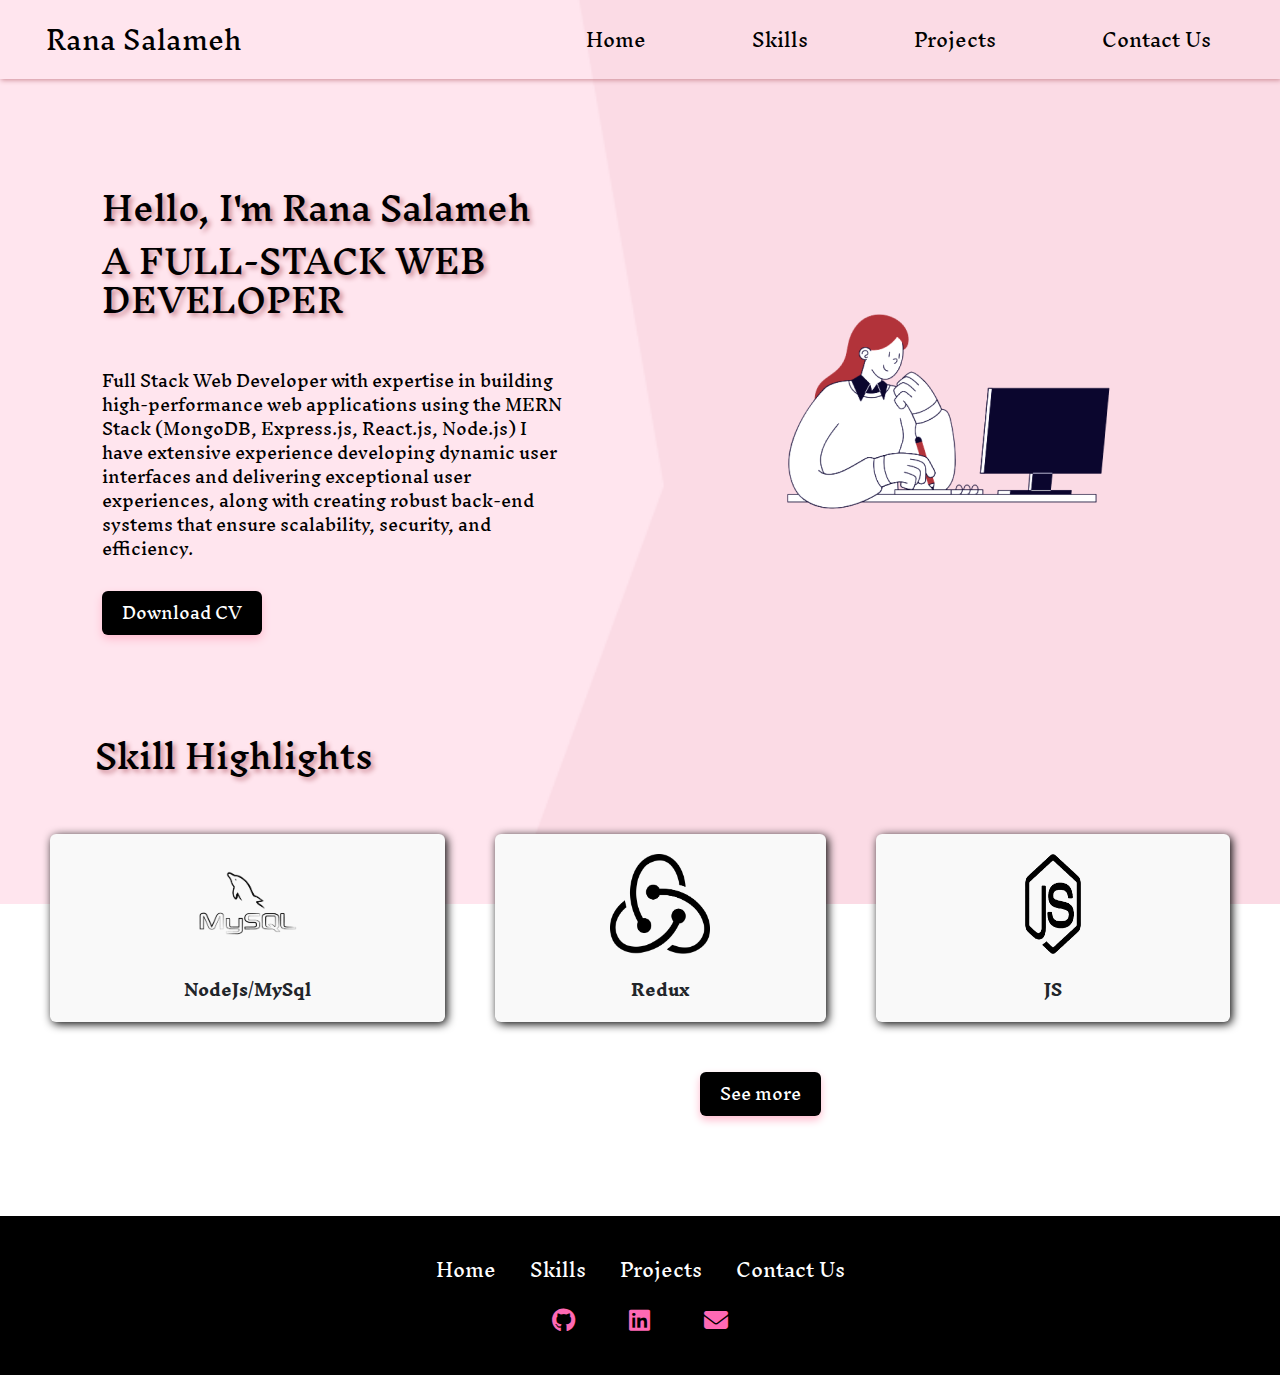
<file: index.html>
<!DOCTYPE html>
<html lang="en">

<head>
    <meta charset="UTF-8">
    <meta name="viewport" content="width=device-width, initial-scale=1.0">
    <link href="https://fonts.googleapis.com/css2?family=Inknut+Antiqua:wght@400;700&display=swap" rel="stylesheet">
    <link rel="stylesheet" href="https://stackpath.bootstrapcdn.com/bootstrap/4.5.2/css/bootstrap.min.css">
    <link rel="stylesheet" href="https://cdnjs.cloudflare.com/ajax/libs/font-awesome/6.7.2/css/all.min.css"
        integrity="sha512-Evv84Mr4kqVGRNSgIGL/F/aIDqQb7xQ2vcrdIwxfjThSH8CSR7PBEakCr51Ck+w+/U6swU2Im1vVX0SVk9ABhg=="
        crossorigin="anonymous" referrerpolicy="no-referrer" />
    <link rel="stylesheet" href="home.css">
</head>
<title>My Portfolio</title>
</head>

<body>

    <head>

    <body>
        <nav class="navbar navbar-expand-lg">
            <a class="navbar-brand" href="#">Rana Salameh</a>
            <button class="navbar-toggler" type="button" data-toggle="collapse" data-target="#navbarText"
                aria-controls="navbarText" aria-expanded="false" aria-label="Toggle navigation">
                <span class="Icon navbar-toggler-icon"></span>
            </button>
            <div class="collapse navbar-collapse" id="navbarText">
                <ul class="navbar-nav ml-auto">
                    <li class="nav-item active">
                        <a class="nav-link" href="index.html">Home</a>
                    </li>
                    <li class="nav-item">
                        <a class="nav-link" href="skills.html">Skills</a>
                    </li>
                    <li class="nav-item">
                        <a class="nav-link" href="projects.html">Projects</a>
                    </li>
                    <li class="nav-item">
                        <a class="nav-link" href="contact.html">Contact Us</a>
                    </li>
                </ul>
            </div>
        </nav>

        <div class="Hero">
            <div class="text">
                <h2>Hello, I'm Rana Salameh</h2>
                <h2>A FULL-STACK WEB DEVELOPER</h2>
                <p> Full Stack Web Developer with expertise in building high-performance web applications using the MERN
                    Stack (MongoDB, Express.js, React.js, Node.js) I have extensive experience developing dynamic user
                    interfaces and delivering exceptional user experiences,
                    along with creating robust back-end systems that ensure scalability, security, and efficiency.</p>
                <button class="download" onclick="window.location.href='https://www.example.com';">Download CV</button>
            </div>
            <img src="hero.png">
        </div>
        <div class="about">
            <h2>Skill Highlights</h2>
            <table class="frow">
                <tr>
                    <td>
                     <img class="first" src="mysql.png" width="100px" height="100px"><br><br>
                    NodeJs/MySql
                    </td>
                    <td>
                        <img class="first" src="redux.png" width="100px" height="100px"><br><br>
                        Redux
                    </td>
                    <td>
                     <img class="first" src="js.png" width="110px" height="100px"><br><br>
                        JS
                    </td>
                </tr>
            </table>
            <button class="downloadd" onclick="window.location.href='skills.html';">See more</button>


        </div>
        <footer class="footer">
            <div class="links">
                <a href="index.html">Home</a>
                <a href="skills.html">Skills</a>
                <a href="projects.css">Projects</a>
                <a href="contact.html">Contact Us</a>
            </div>
            <div class="social-icons">
                <a href="https://github.com/ranasalameh-63" target="_blank"><i class="fab fa-github"></i></a>
                <a href="https://www.linkedin.com/in/rana-salameh-54847624a?utm_source=share&utm_campaign=share_via&utm_content=profile&utm_medium=ios_app" target="_blank"><i class="fab fa-linkedin"></i></a>
                <a href="mailto:rnasalameh@email.com"><i class="fas fa-envelope"></i></a>
            </div>
        </footer>

</html>
</body>
<script src="https://code.jquery.com/jquery-3.5.1.slim.min.js"></script>
<script src="https://cdn.jsdelivr.net/npm/@popperjs/core@2.5.2/dist/umd/popper.min.js"></script>
<script src="https://stackpath.bootstrapcdn.com/bootstrap/4.5.2/js/bootstrap.min.js"></script>

</html>
</file>
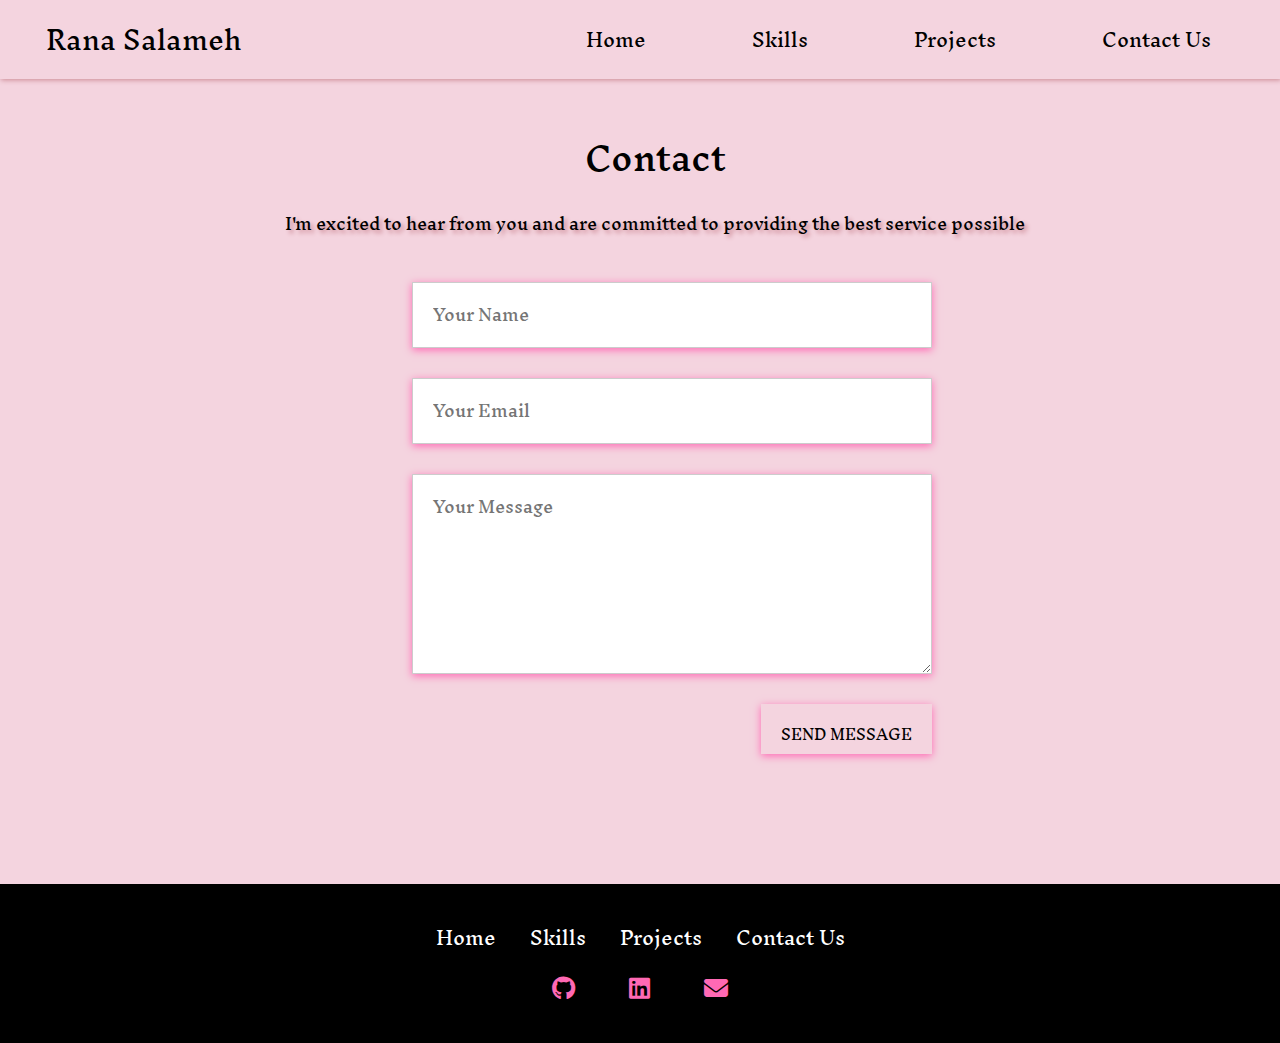
<file: contact.html>
<!DOCTYPE html>
<html lang="en">
<head>
    <meta charset="UTF-8">
    <meta name="viewport" content="width=device-width, initial-scale=1.0">
    <link rel="stylesheet" href="contact.css">
    <link href="https://fonts.googleapis.com/css2?family=Inknut+Antiqua:wght@400;700&display=swap" rel="stylesheet">
    <link rel="stylesheet" href="https://stackpath.bootstrapcdn.com/bootstrap/4.5.2/css/bootstrap.min.css">
    <link rel="stylesheet" href="https://cdnjs.cloudflare.com/ajax/libs/font-awesome/6.7.2/css/all.min.css" integrity="sha512-Evv84Mr4kqVGRNSgIGL/F/aIDqQb7xQ2vcrdIwxfjThSH8CSR7PBEakCr51Ck+w+/U6swU2Im1vVX0SVk9ABhg==" crossorigin="anonymous" referrerpolicy="no-referrer" />
    </head>
    <title>My Portfolio</title>
</head>
<body>
    <head>       
    <body>
        <nav class="navbar navbar-expand-lg">
            <a class="navbar-brand" href="#">Rana Salameh</a>
            <button class="navbar-toggler" type="button" data-toggle="collapse" data-target="#navbarText" aria-controls="navbarText" aria-expanded="false" aria-label="Toggle navigation">
                <span class="Icon navbar-toggler-icon"></span>
            </button>
            <div class="collapse navbar-collapse" id="navbarText">
                <ul class="navbar-nav ml-auto">
                    <li class="nav-item active">
                        <a class="nav-link" href="index.html">Home</a>
                    </li>
                    <li class="nav-item">
                        <a class="nav-link" href="skills.html">Skills</a>
                    </li>
                    <li class="nav-item">
                        <a class="nav-link" href="projects.html">Projects</a>
                    </li>
                    <li class="nav-item">
                        <a class="nav-link" href="contact.html">Contact Us</a>
                    </li>
                </ul>
            </div>
        </nav>
        <div class="main-heading">
            <h2>Contact</h2>
                <p>
            I'm excited to hear from you and are committed to providing the best service possible
                </p>
              </div>
               <div class="contact">
                <div class="container1">
              <div class="content">
                <form action="">
                  <input class="main-input" type="text" name="name" placeholder="Your Name" />
                  <input class="main-input" type="email" name="mail" placeholder="Your Email" />
                  <textarea class="main-input" name="message" placeholder="Your Message"></textarea>
                  <input type="submit" value="Send Message" />
                </form>
              </div>
            </div>
          </div>
        
        <footer class="footer">
            <div class="links">
                <a href="index.html">Home</a>
                <a href="skills.html">Skills</a>
                <a href="projects.css">Projects</a>
                <a href="contact.html">Contact Us</a>
            </div>
            <div class="social-icons">
                <a href="https://github.com/ranasalameh-63" target="_blank"><i class="fab fa-github"></i></a>
                <a href="https://www.linkedin.com/in/rana-salameh-54847624a?utm_source=share&utm_campaign=share_via&utm_content=profile&utm_medium=ios_app" target="_blank"><i class="fab fa-linkedin"></i></a>
                <a href="mailto:rnasalameh@email.com"><i class="fas fa-envelope"></i></a>
            </div>
        </footer>
    </html>
</body>
<script src="https://code.jquery.com/jquery-3.5.1.slim.min.js"></script>
<script src="https://cdn.jsdelivr.net/npm/@popperjs/core@2.5.2/dist/umd/popper.min.js"></script>
<script src="https://stackpath.bootstrapcdn.com/bootstrap/4.5.2/js/bootstrap.min.js"></script>
</html>
</file>
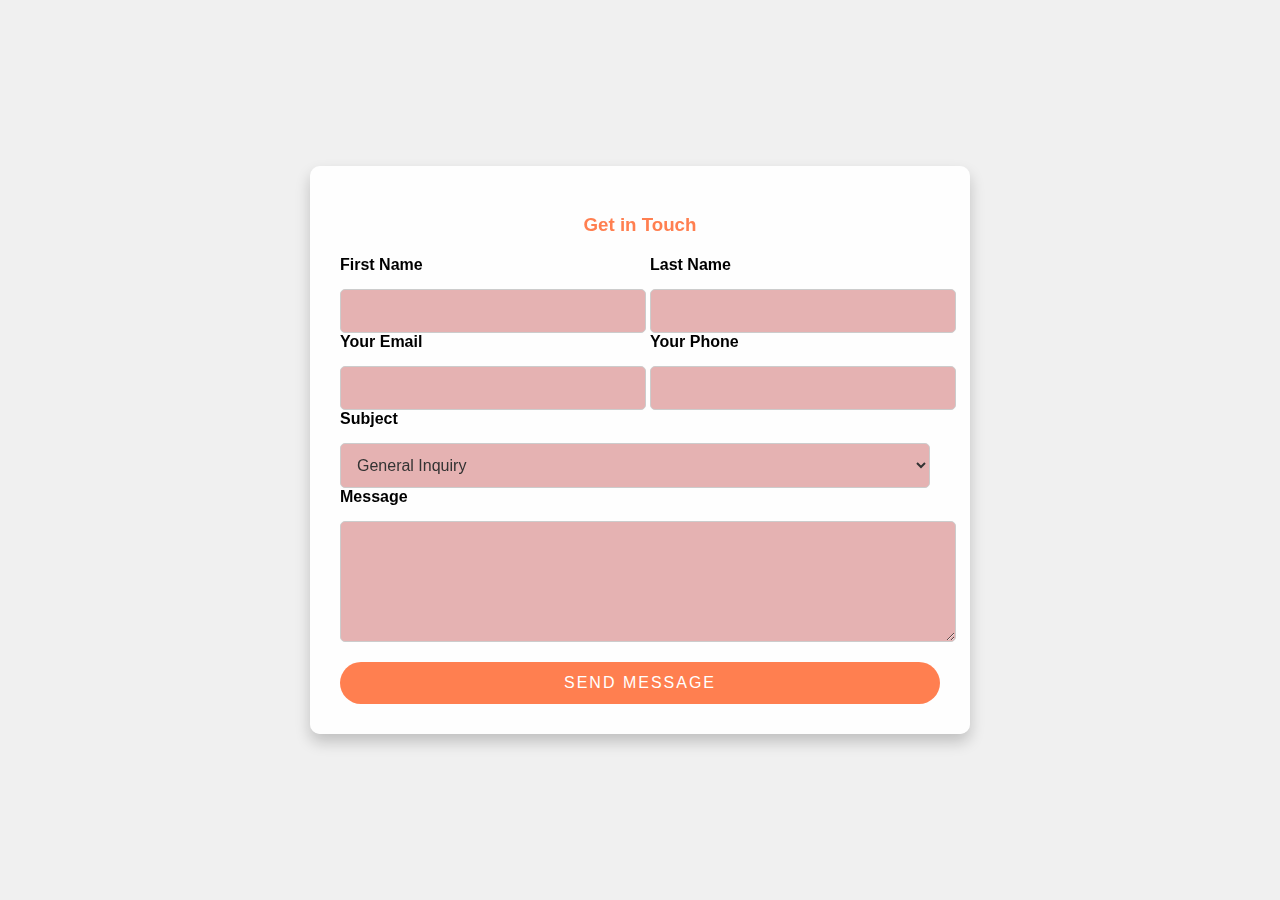
<file: hareth.html>
<!DOCTYPE html>
<html lang="en">

<head>
    <meta charset="UTF-8"> <!-- تحديد الترميز المستخدم في الصفحة -->
    <meta name="viewport" content="width=device-width, initial-scale=1.0"> <!-- ضبط إعدادات العرض للصفحة لتناسب شاشات الهواتف الذكية -->
    <title>Contact Form</title> <!-- عنوان الصفحة الذي يظهر في شريط العنوان -->
    <style>
        /* تنسيق الجسم (body) */
        body {
            font-family: Arial, sans-serif; /* تحديد الخط المستخدم في الصفحة */
            margin: 0; /* إزالة الهوامش الافتراضية */
            padding: 0; /* إزالة الحشوة الافتراضية */
            display: flex; /* استخدام flexbox لترتيب العناصر */
            justify-content: center; /* توسيط المحتوى أفقياً */
            align-items: center; /* توسيط المحتوى عمودياً */
            height: 100vh; /* جعل ارتفاع الصفحة يعادل ارتفاع نافذة المتصفح */
            background: #f0f0f0; /* تعيين لون الخلفية للصفحة */
        }

        /* تنسيق الحاوية التي تحتوي على النموذج */
        .contact-container {
            width: 100%; /* عرض الحاوية كامل */
            max-width: 600px; /* الحد الأقصى لعرض الحاوية */
            background: rgba(255, 255, 255, 0.9); /* تعيين الخلفية بلون أبيض مع الشفافية */
            padding: 30px; /* إضافة حشوة داخل الحاوية */
            border-radius: 10px; /* إضافة حواف دائرية للحاوية */
            box-shadow: 0 8px 15px rgba(0, 0, 0, 0.2); /* إضافة تأثير الظل على الحاوية */
            backdrop-filter: blur(10px); /* إضافة تأثير تشويش للخلفية خلف الحاوية */
            display: flex; /* استخدام flexbox داخل الحاوية */
            flex-direction: column; /* ترتيب العناصر داخل الحاوية بشكل عمودي */
            gap: 20px; /* إضافة مسافة بين العناصر داخل الحاوية */
        }

        /* تنسيق العنوان داخل النموذج */
        .contact-form h3 {
            text-align: center; /* توسيط النص */
            margin-bottom: 20px; /* إضافة مسافة أسفل العنوان */
            color: #ff7f50; /* تعيين اللون البرتقالي للعناصر */
        }

        /* تنسيق الحقل (form-group) */
        .form-group {
            display: flex; /* استخدام flexbox داخل الحقل */
            flex-direction: column; /* ترتيب العناصر داخل الحقل بشكل عمودي */
            gap: 10px; /* إضافة مسافة بين العناصر داخل الحقل */
            margin-right: 10px; /* إضافة مسافة على اليمين للحقل */
        }

        .form-group label {
            font-weight: bold; /* جعل النص بالخط العريض */
            margin-bottom: 5px; /* إضافة مسافة أسفل التسمية */
        }

        .form-group input,
        .form-group select,
        .form-group textarea {
            width: 100%; /* جعل الحقل يأخذ عرض 100% من المساحة المتاحة */
            padding: 12px; /* إضافة حشوة داخل الحقل */
            border: 1px solid #ccc; /* تعيين حد رمادي اللون للحقل */
            border-radius: 5px; /* إضافة حواف دائرية للحقل */
            font-size: 1rem; /* تعيين حجم الخط داخل الحقل */
            color: #333; /* تعيين لون النص داخل الحقل */
            background: rgba(223, 159, 159, 0.8); /* تعيين خلفية فاتحة مع الشفافية */
        }

        .form-group input:focus,
        .form-group select:focus,
        .form-group textarea:focus {
            outline: none; /* إزالة الإطار حول الحقل عند التركيز */
            box-shadow: 0 0 10px #ff7f50; /* إضافة تأثير ظل حول الحقل عند التركيز */
        }

        /* تنسيق صف الحقول */
        .form-row {
            display: flex; /* استخدام flexbox لترتيب الحقول داخل الصف */
            gap: 20px; /* إضافة مسافة بين الحقول */
            flex-wrap: wrap; /* السماح للحقول بالتفاف إلى السطر التالي عند الحاجة */
            justify-content: space-between; /* توزيع الحقول بشكل متساوٍ */
        }

        .form-row .form-group {
            flex: 1 1 45%; /* جعل الحقول تأخذ 45% من العرض المتاح في كل سطر */
        }

        .form-row .form-group input {
            width: 100%; /* جعل الحقل يأخذ عرض 100% داخل الـ form-group */
        }

        /* تنسيق زر الإرسال */
        .submit-btn {
            background: #ff7f50; /* تعيين خلفية الزر باللون البرتقالي */
            color: #fff; /* تعيين لون النص داخل الزر إلى الأبيض */
            padding: 12px 25px; /* إضافة حشوة داخل الزر */
            border: none; /* إزالة الحدود حول الزر */
            border-radius: 50px; /* جعل الزر دائري */
            font-size: 1rem; /* تعيين حجم الخط داخل الزر */
            cursor: pointer; /* تغيير المؤشر إلى يد عند التمرير فوق الزر */
            text-transform: uppercase; /* جعل النص داخل الزر بحروف كبيرة */
            letter-spacing: 2px; /* زيادة المسافة بين الأحرف داخل الزر */
            transition: background 0.3s, transform 0.3s; /* إضافة تأثير انتقال عند التمرير على الزر */
            margin-top: 20px; /* إضافة مسافة في الأعلى */
            width: 100%; /* جعل الزر يأخذ عرض 100% من المساحة المتاحة */
        }

        /* تأثير التمرير على الزر */
        .submit-btn:hover {
            transform: translateY(-5px); /* رفع الزر قليلاً عند التمرير فوقه */
            background: #e07b40; /* تغيير لون خلفية الزر عند التمرير */
        }

    </style>
</head>

<body>
    <div class="contact-container">
        <!-- حاوية النموذج -->
        <div class="contact-form">
            <h3>Get in Touch</h3> <!-- عنوان النموذج -->
            <form action="submit-form.php" method="POST"> <!-- نموذج الإرسال مع تحديد الـ action و method -->
                <div class="form-row">
                    <!-- الحقول الأولى والثانية (الاسم الأول والأخير) -->
                    <div class="form-group">
                        <label for="first-name">First Name</label>
                        <input type="text" id="first-name" name="first-name" required> <!-- حقل الاسم الأول -->
                    </div>
                    <div class="form-group">
                        <label for="last-name">Last Name</label>
                        <input type="text" id="last-name" name="last-name" required> <!-- حقل الاسم الأخير -->
                    </div>
                </div>

                <div class="form-row">
                    <!-- الحقول الثالثة والرابعة (البريد الإلكتروني ورقم الهاتف) -->
                    <div class="form-group">
                        <label for="email">Your Email</label>
                        <input type="email" id="email" name="email" required> <!-- حقل البريد الإلكتروني -->
                    </div>
                    <div class="form-group">
                        <label for="phone">Your Phone</label>
                        <input type="tel" id="phone" name="phone" required> <!-- حقل رقم الهاتف -->
                    </div>
                </div>

                <div class="form-group">
                    <!-- القائمة المنسدلة (الدعم، الاستفسار، إلخ) -->
                    <label for="subject">Subject</label>
                    <select id="subject" name="subject" required> <!-- حقل الاختيار -->
                        <option value="general">General Inquiry</option>
                        <option value="support">Support</option>
                        <option value="feedback">Feedback</option>
                    </select>
                </div>

                <div class="form-group">
                    <!-- حقل الرسالة -->
                    <label for="message">Message</label>
                    <textarea id="message" name="message" rows="5" required></textarea> <!-- حقل نص الرسالة -->
                </div>

                <!-- زر الإرسال -->
                <button type="submit" class="submit-btn">Send Message</button> <!-- زر إرسال النموذج -->
            </form>
        </div>
    </div>
</body>

</html>
</file>
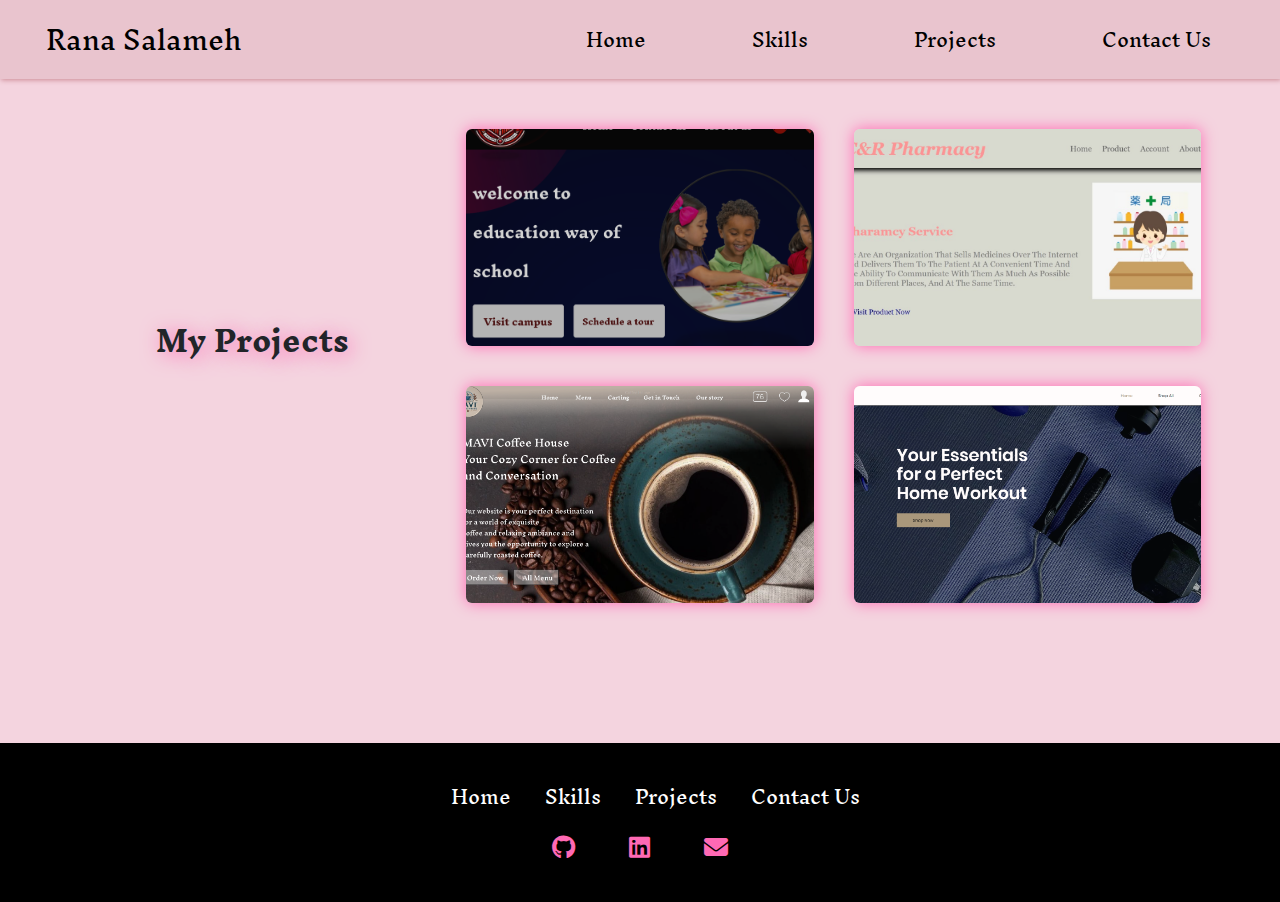
<file: projects.html>
<!DOCTYPE html>
<html lang="en">
<head>
    <meta charset="UTF-8">
    <meta name="viewport" content="width=device-width, initial-scale=1.0">
    <link href="https://fonts.googleapis.com/css2?family=Inknut+Antiqua:wght@400;700&display=swap" rel="stylesheet">
    <link rel="stylesheet" href="https://stackpath.bootstrapcdn.com/bootstrap/4.5.2/css/bootstrap.min.css">
    <link rel="stylesheet" href="projects.css">
    <link rel="stylesheet" href="https://cdnjs.cloudflare.com/ajax/libs/font-awesome/6.7.2/css/all.min.css" integrity="sha512-Evv84Mr4kqVGRNSgIGL/F/aIDqQb7xQ2vcrdIwxfjThSH8CSR7PBEakCr51Ck+w+/U6swU2Im1vVX0SVk9ABhg==" crossorigin="anonymous" referrerpolicy="no-referrer" />    </head>
    <title>My Portfolio</title>
</head>
<body>
    <head>        
    <body>
        
        <nav class="navbar navbar-expand-lg" >
            <a class="navbar-brand" href="#">Rana Salameh</a>
            <button class="navbar-toggler" type="button" data-toggle="collapse" data-target="#navbarText" aria-controls="navbarText" aria-expanded="false" aria-label="Toggle navigation">
                <span class="Icon navbar-toggler-icon"></span>
            </button>
            <div class="collapse navbar-collapse" id="navbarText">
                <ul class="navbar-nav ml-auto">
                    <li class="nav-item active">
                        <a class="nav-link" href="index.html">Home</a>
                    </li>
                    <li class="nav-item">
                        <a class="nav-link" href="skills.html">Skills</a>
                    </li>
                    <li class="nav-item">
                        <a class="nav-link" href="projects.html">Projects</a>
                    </li>
                    <li class="nav-item">
                        <a class="nav-link" href="contact.html">Contact Us</a>
                    </li>
                </ul>
            </div>
        </nav>
        <div class="container">
            <h3>My Projects</h3>
            <div class="row1">
            <div class="image2">
            <img src="school.png"width="550px" height="350px">
            <div class="overlay"> School website Design using Figma <a href="https://github.com/ranasalameh-63/my_first_task.git" target="_blank"><i class="fab fa-github "style="font-size: 35px; color: #FF69B4;"></i></a> </div>
            </div>
            <div class="image2">
                <img src="coffee.png"width="550px" height="350px">
                <div class="overlay">Coffee House website Design using Figma<a href="https://github.com/ranasalameh-63/Wireframe-and-Mockup..git" target="_blank"><i class="fab fa-github"style="font-size: 35px; color: #FF69B4;"></i></a></div>
                </div>
            </div>
                <div class="row2">
                <div class="image3">
                    <a href="https://example.com" target="_blank">
                    <img src="pha.jpg"width="550px" height="350px">
                    <div class="overlay">Online Pharmacy website using HTML, CSS</div>
                    </div>
                    <div class="image4">
                        <img src="sport.png"width="550px" height="350px">
                        <div class="overlay">Sport exercises website using HTML, CSS</div>
                        </div> 
                    </div>   
        </div>
        
        <footer class="footer">
            <div class="links">
                <a href="index.html">Home</a>
                <a href="skills.html">Skills</a>
                <a href="projects.css">Projects</a>
                <a href="contact.html">Contact Us</a>
            </div>
            <div class="social-icons">
                <a href="https://github.com/ranasalameh-63" target="_blank"><i class="fab fa-github"></i></a>
                <a href="https://www.linkedin.com/in/rana-salameh-54847624a?utm_source=share&utm_campaign=share_via&utm_content=profile&utm_medium=ios_app" target="_blank"><i class="fab fa-linkedin"></i></a>
                <a href="mailto:rnasalameh@email.com"><i class="fas fa-envelope"></i></a>
            </div>
        </footer>
    </html>
</body>
<script src="https://code.jquery.com/jquery-3.5.1.slim.min.js"></script>
<script src="https://cdn.jsdelivr.net/npm/@popperjs/core@2.5.2/dist/umd/popper.min.js"></script>
<script src="https://stackpath.bootstrapcdn.com/bootstrap/4.5.2/js/bootstrap.min.js"></script>
</html>
</file>
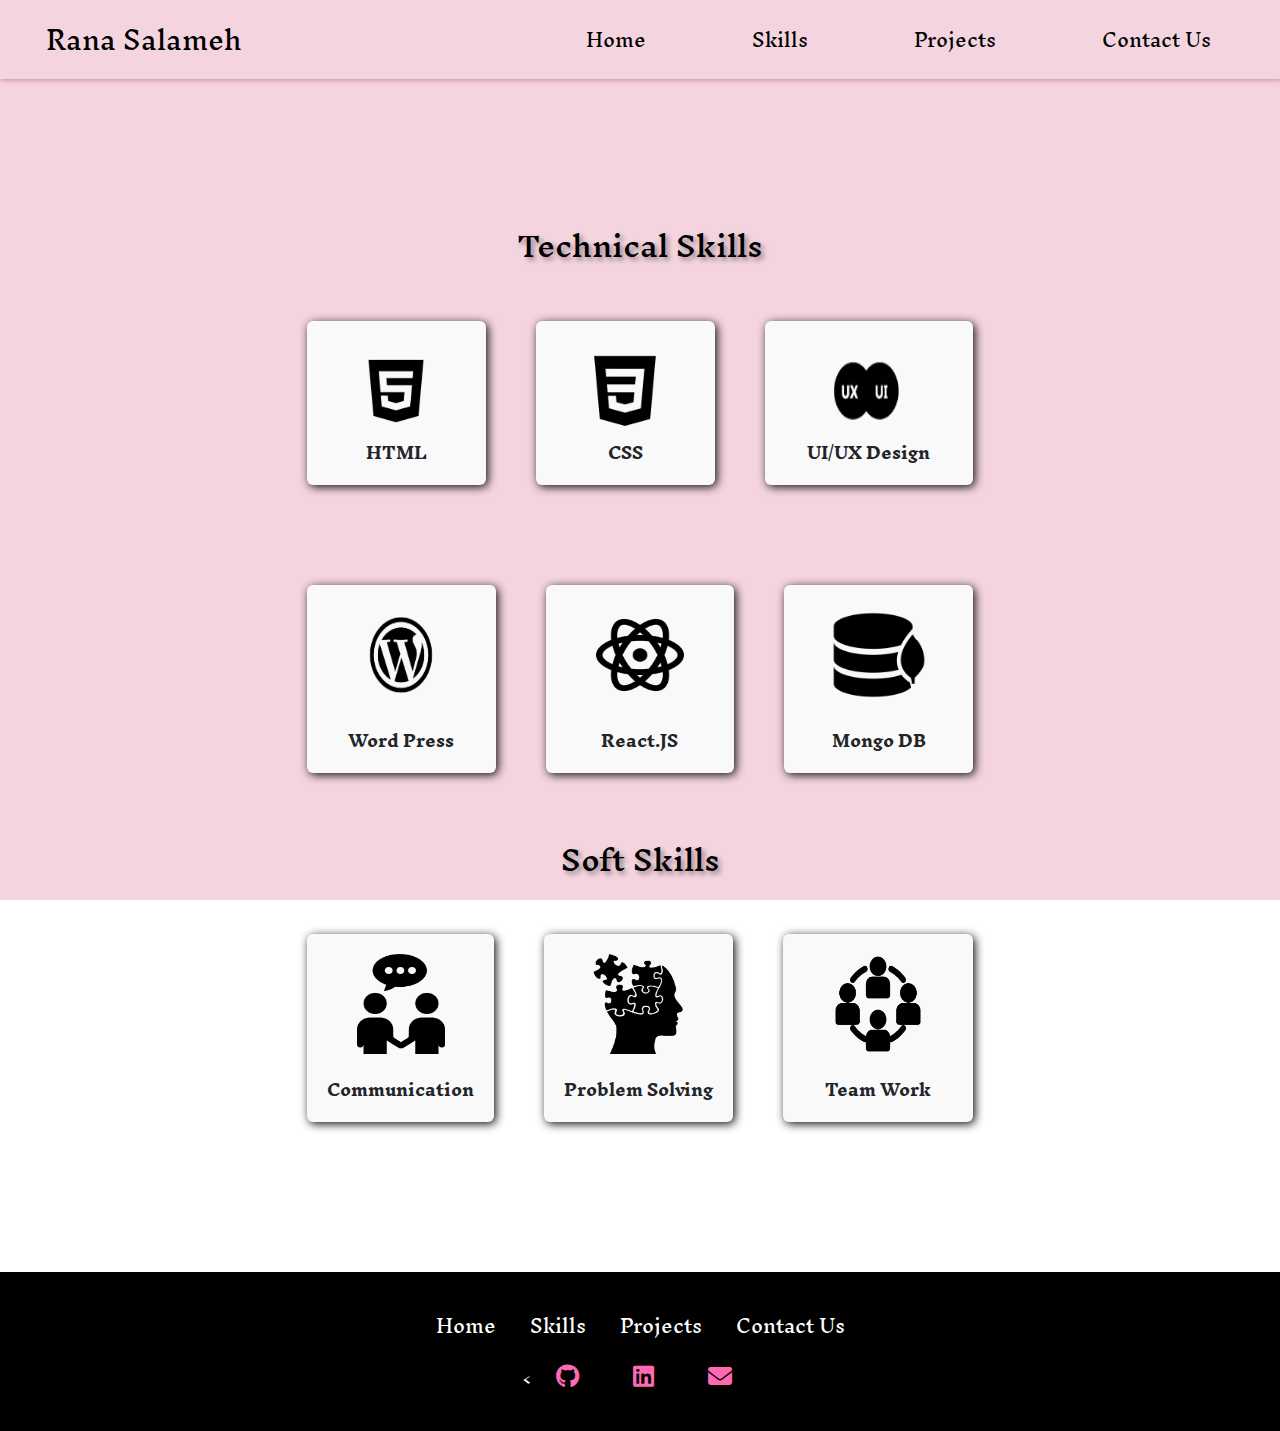
<file: skills.html>
<!DOCTYPE html>
<html lang="en">
<head>
    <meta charset="UTF-8">
    <meta name="viewport" content="width=device-width, initial-scale=1.0">
    <link href="https://fonts.googleapis.com/css2?family=Inknut+Antiqua:wght@400;700&display=swap" rel="stylesheet">
    <link rel="stylesheet" href="https://stackpath.bootstrapcdn.com/bootstrap/4.5.2/css/bootstrap.min.css">
    <link rel="stylesheet" href="https://cdnjs.cloudflare.com/ajax/libs/font-awesome/6.7.2/css/all.min.css" integrity="sha512-Evv84Mr4kqVGRNSgIGL/F/aIDqQb7xQ2vcrdIwxfjThSH8CSR7PBEakCr51Ck+w+/U6swU2Im1vVX0SVk9ABhg==" crossorigin="anonymous" referrerpolicy="no-referrer" />
    </head>
    <link rel="stylesheet" href="skillss.css">
    </head>
    <title>Skills</title>
</head>
<body>
    <head>        
    <body>
        <nav class="navbar navbar-expand-lg">
            <a class="navbar-brand" href="#">Rana Salameh</a>
            <button class="navbar-toggler" type="button" data-toggle="collapse" data-target="#navbarText" aria-controls="navbarText" aria-expanded="false" aria-label="Toggle navigation">
                <span class="Icon navbar-toggler-icon"></span>
            </button>
            <div class="collapse navbar-collapse" id="navbarText">
                <ul class="navbar-nav ml-auto">
                    <li class="nav-item active">
                        <a class="nav-link" href="index.html">Home</a>
                    </li>
                    <li class="nav-item">
                        <a class="nav-link" href="skills.html">Skills</a>
                    </li>
                    <li class="nav-item">
                        <a class="nav-link" href="projects.html">Projects</a>
                    </li>
                    <li class="nav-item">
                        <a class="nav-link" href="contact.html">Contact Us</a>
                    </li>
                </ul>
            </div>
        </nav>
        <div class="container">
            <h3>Technical Skills</h3>
            <table class="frow">
                <tr>
                    <td>
                     <img class="first" src="html.png" width="100px" height="100px"><br>
                    HTML
                    </td>
                    <td>
                        <img class="first" src="csss.png" width="100px" height="100px"><br>
                        CSS
                    </td>
                    <td>
                     <img class="first" src="ui2.png" width="100px" height="100px"><br>
                        UI/UX Design
                    </td>
                </tr>
            </table>
        
            <table class="srow">
                <tr>
                    <td>
                        <img class="first" src="wordp.png" width="110px" height="100px"><br><br>
                        Word Press
                    </td>
                    <td>
                        <img class="first" src="react.png" width="110px" height="100px"><br><br>
                        React.JS
                    </td>
                    <td> 
                        <img class="first" src="mongodb.png" width="110px" height="100px"><br><br>
                        Mongo DB</td>
                </tr>
            </table>
            <h3>Soft Skills</h3>
            <table class="throw">
                <tr>
                    <td>
                        <img class="first" src="com.png" width="110px" height="100px"><br><br>
                        Communication
                    </td>
                    <td>
                        <img class="first" src="solving.png" width="110px" height="100px"><br><br>
                        Problem Solving
                    </td>
                    <td>
                    <img class="first" src="team.png" width="150px" height="100px"><br><br>
                        Team Work
                    </td>
                </tr>
            </table>
        </div>
    </div>
    <footer class="footer">
        <div class="links">
            <a href="index.html">Home</a>
            <a href="skills.html">Skills</a>
            <a href="projects.css">Projects</a>
            <a href="contact.html">Contact Us</a>
        </div>
        <div class="social-icons">
            <<a href="https://github.com/ranasalameh-63" target="_blank"><i class="fab fa-github"></i></a>
            <a href="https://www.linkedin.com/in/rana-salameh-54847624a?utm_source=share&utm_campaign=share_via&utm_content=profile&utm_medium=ios_app" target="_blank"><i class="fab fa-linkedin"></i></a>
            <a href="mailto:rnasalameh@email.com"><i class="fas fa-envelope"></i></a>
        </div>
    </footer>
    </html>
</body>
<script src="https://code.jquery.com/jquery-3.5.1.slim.min.js"></script>
<script src="https://cdn.jsdelivr.net/npm/@popperjs/core@2.5.2/dist/umd/popper.min.js"></script>
<script src="https://stackpath.bootstrapcdn.com/bootstrap/4.5.2/js/bootstrap.min.js"></script>
</html>
</file>
<file: home.css>
@charset "UTF-8";
body {
  background-image: url(back.png);
  background-size: cover;
  background-repeat: no-repeat;
  background-attachment: fixed;
  background-position: center;
  font-family: "Inknut Antiqua", serif;
  display: grid;
}

.navbar .nav-link {
  color: black !important;
  font-family: "Inknut Antiqua", serif;
  font-size: 18px;
}

.navbar {
  box-shadow: 1px 1px 5px rgb(203, 135, 146);
}

/*اي تعديلات على اسم رنا سلامة*/
.navbar .navbar-brand {
  color: black !important;
  font-family: "Inknut Antiqua", serif;
  font-size: 25px;
  margin-right: auto;
  margin-left: 30px;
}

.navbar-nav .nav-item {
  margin: 0 30px;
}

.nav-item:hover {
  -webkit-text-decoration: underline #FF69B4;
          text-decoration: underline #FF69B4;
}

.Icon {
  background-color: black;
}

.nav-item {
  padding: 10px 15px;
}

/* إضافة بعض الحشو بين العناصر */
.nav-item {
  padding: 10px 15px;
}

.Hero {
  font-family: "Inknut Antiqua", serif;
  display: flex;
  justify-content: space-between;
  align-items: center;
  margin: 2px;
  padding: 50px;
  margin-top: 60px;
  flex-wrap: wrap; /* Allow content to wrap on smaller screens */
}

.Hero .text {
  width: 514px;
  max-width: 100%; /* Ensure text container doesn't exceed 100% width */
}

.text h2:nth-child(2) {
  margin-top: 15px;
}

.text p {
  margin-top: 50px;
  margin-bottom: 30px;
  margin-left: 50px;
  color: black;
}

h2 {
  text-shadow: 3px 3px 5px rgb(203, 135, 146);
  margin-left: 50px;
  color: black;
}

.Hero img {
  margin-right: 110px;
  animation: float 3s linear infinite;
  max-width: 100%; /* Make sure the image scales on smaller screens */
}

/* Float animation */
@keyframes float {
  0%, 100% {
    transform: translateY(0px);
  }
  50% {
    transform: translateY(48px);
  }
}
.download,
.downloadd {
  background-color: black;
  color: white;
  padding: 10px 20px;
  font-size: 16px;
  border: none;
  border-radius: 6px;
  cursor: pointer;
  box-shadow: 0px 4px 8px #FFBBCE;
  transition: box-shadow 0.3s ease;
}

.download:hover,
.downloadd:hover {
  transform: scale(1.1);
}

.download {
  margin-left: 50px;
}

.downloadd {
  margin-left: 700px;
}

/* About section */
.about h2 {
  margin-left: 95px;
  margin-top: 50px;
}

table {
  border-collapse: separate;
  border-spacing: 50px;
  width: 100%;
  text-align: center;
  margin: 0 auto; /* Center the table */
}

td {
  padding: 20px;
  background-color: #f9f9f9;
  font-weight: bold;
  border-radius: 6px;
  box-shadow: 2px 2px 10px black;
  transition: transform 0.3s ease;
}

td:hover {
  transform: scale(1.1);
  background-color: hsl(340, 100%, 90%);
}

/* Responsive Design */
@media (max-width: 1024px) {
  .Hero {
    flex-direction: column; /* Stack the hero section on smaller screens */
    align-items: flex-start;
  }
  .Hero .text {
    width: 100%;
    margin-bottom: 30px;
  }
  .Hero img {
    margin-right: 0;
    margin-bottom: 30px;
    max-width: 100%; /* Ensure image fits in smaller viewports */
  }
  .download,
  .downloadd {
    margin-left: 0;
    width: 100%; /* Make buttons full width on small screens */
    margin-bottom: 15px;
  }
  .about h2 {
    margin-left: 0; /* Remove margin for smaller screens */
  }
  table {
    display: block;
    width: 100%; /* Make the table full-width */
    overflow-x: auto; /* Allow horizontal scroll on small screens */
  }
  td {
    padding: 10px;
    font-size: 14px; /* Smaller font for better readability on small screens */
  }
}
@media (max-width: 400px) {
  h2 {
    font-size: 18px; /* Reduce font size for mobile */
    margin-left: 20px; /* Adjust margin for better spacing */
  }
  .text p {
    margin-left: 20px;
  }
  .download,
  .downloadd {
    font-size: 14px;
    padding: 8px 16px;
  }
}
.footer {
  margin-top: 100px;
  background-color: black;
  color: white;
  padding: 40px 0;
  text-align: center;
}

.footer .links a, .footer .social-icons a {
  color: white;
  margin: 0 15px;
  text-decoration: none;
  font-size: 18px;
  transition: color 0.3s ease;
}

.footer .links a:hover, .footer .social-icons a:hover {
  color: #FF69B4; /* زهري بارد */
}

.social-icons i {
  font-size: 24px;
  margin: 0 10px;
  color: #FF69B4;
  margin-top: 25px;
}

.social-icons :hover {
  color: white;
}

@media (min-width: 400px) and (max-width: 1024px) {
  .footer {
    display: flex;
    flex-wrap: wrap;
    justify-content: space-evenly;
  }
}/*# sourceMappingURL=home.css.map */
</file>
<file: contact.css>
body{
    background-image:url(back3.png) ;
    background-size: cover;                 
    background-repeat: no-repeat;       
    background-attachment: fixed;         
    background-position: center; 
    font-family: 'Inknut Antiqua', serif;
}
.navbar .nav-link {
    color: black !important;
    font-family: 'Inknut Antiqua', serif;
    font-size: 18px;
}
.navbar{
    box-shadow: 1px 1px 5px rgb(203, 135, 146);
}
/* /اي تعديلات على اسم رنا سلامة/ */
.navbar .navbar-brand {
    color: black !important;
    font-family: 'Inknut Antiqua', serif;
    font-size: 25px;
    margin-right: auto;
    margin-left: 30px;
}

.navbar-nav .nav-item {
    margin: 0 30px; 
}

.nav-item:hover {
    background-color: #E9C4CE; 
}
.Icon{
background-color: black;
}

.nav-item {
    padding: 10px 15px;
}

/* إضافة بعض الحشو بين العناصر */
.nav-item {
    padding: 10px 15px;
}
h2 {
    font-size: 40px;
    font-family: 'Inknut Antiqua', serif;
    color: black;
    display: flex;
    justify-content: center;
    margin-bottom: 35px !important;
    margin-top: 100px;
}

p {
    color: #000;
    font-family: 'Inknut Antiqua', serif;
    text-align: center;
    margin-top: 100px;
    text-shadow: 3px 3px 4px rgb(203, 135, 146);
}

.main-heading {
    display: flex;
    justify-content: center;
    flex-direction: column;
    align-items: center;
    padding-top: 60px;
    padding-left: 30px;
}

.contact .container1 {
    width: 80%;
    padding-top: var(--main-padding-top);
    padding-bottom: var(--main-padding-top);
}

.contact {
    padding-top: var(--section-padding);
    padding-bottom: var(--section-padding);
    padding-bottom: 30px;
    padding-top: 30px;
}

.contact .content {
    display: flex;
    justify-content: center;
    font-family: 'Inknut Antiqua', serif;
    width: 100%;
    padding-left: 280px;
    margin-left: 20px;
    margin-right: 20px;
}

@media (max-width: 1024px) {
    .contact .content {
        padding-left: 50px; /* Adjust for smaller tablet screens */
    }
}

@media (max-width: 767px) {
    .contact .content {
        flex-direction: column;
        padding-left: 20px;
        padding-right: 20px;
    }

    .contact .content form {
        flex-basis: 100%;
        margin-bottom: 20px;
    }

    .contact .content .info {
        order: -1;
        text-align: center;
        padding-left: 0;
    }

    .contact .content .info h4 {
        font-size: 16px; /* Reduce font size on smaller screens */
        margin-bottom: 20px;
    }
}

.contact .content form {
    flex-basis: 70%;
}

.contact .content form input,
.contact .content form textarea {
    box-shadow: 0px 2px 8px #FF69B4;
}

.contact .content form .main-input {
    padding: 20px;
    display: block;
    border: 1px solid #ccc;
    margin-bottom: 30px;
    width: 100%;
}

.contact .content form .main-input:focus {
    outline: none;
}

.contact .content form textarea.main-input {
    height: 200px;
}

.contact .content form input[type="submit"] {
    background-color: var(--main-color);
    color: black;
    font-family: 'Inknut Antiqua', serif;
    font-size: 14px;
    padding: 20px;
    border: none;
    display: flex;
    margin-left: auto;
    text-transform: uppercase;
    cursor: pointer;
    box-shadow: 0px 2px 8px #FF69B4;
    height: 50px;
}

.main-input:focus {
    border-color: var(--main-color);
    transform: scale(1.05);
    transition: transform 0.2s ease, border-color 0.2s ease;
}


  

.footer {
    margin-top: 100px;
    background-color: #000;
    color: white;
    padding: 40px 0;
    text-align: center;
    font-family: 'Inknut Antiqua', serif;
}
.footer .links a, .footer .social-icons a {
    color: white;
    margin: 0 15px;
    text-decoration: none;
    font-size: 18px;
    transition: color 0.3s ease;
}
.footer .links a:hover, .footer .social-icons a:hover {
    color: #FF69B4; /* زهري بارد */
}
.social-icons i {
    font-size: 24px;
    margin: 0 10px;
    color: #FF69B4;
    margin-top: 25px;
}
.social-icons :hover{
    color: white;
}
@media (min-width: 400px) and (max-width: 1024px) {
    .footer {
        display: flex;
        flex-wrap: wrap;
        justify-content: space-evenly;
    }
}
</file>
<file: projects.css>
body{
    background-image:url(back3.png) ;
    background-size: cover;                 
    background-repeat: no-repeat;       
    background-attachment: fixed;         
    background-position: center; 
    font-family: 'Inknut Antiqua', serif;
    display: grid;
}
.navbar .nav-link {
    color: black !important;
    font-family: 'Inknut Antiqua', serif;
    font-size: 18px;
}

.navbar{
    background-color: #E9C4CE;
    box-shadow: 1px 1px 5px rgb(203, 135, 146);
}

/*اي تعديلات على اسم رنا سلامة*/
.navbar .navbar-brand {
    color: black !important;
    font-family: 'Inknut Antiqua', serif;
    font-size: 25px;
    margin-right: auto;
    margin-left: 30px;
}

.navbar-nav .nav-item {
    margin: 0 30px; 
}

.nav-item:hover {
    background-color: #E9C4CE; 
}
.Icon{
background-color: black;
}

.nav-item {
    padding: 10px 15px;
}

/* إضافة بعض الحشو بين العناصر */
.nav-item {
    padding: 10px 15px;
}
.container {
    margin-top: 50px;
    display: grid;
    grid-template-columns: repeat(auto-fit, minmax(300px, 1fr));
    gap: 40px;
    justify-content: center;
    align-items: center;
    width: 90%;
    max-width: 1200px;
}
.container h3 {
    font-weight: bold;
    display: flex;
    justify-content: center;
    margin-bottom: 50px;
    font-size: 28px;
    text-shadow: 3px 3px 20px #FF69B4;
}
.row1, .row2 {
    display: flex;
    flex-wrap: wrap;
    justify-content: center;
    gap: 40px;
}
.image2, .image3, .image4 {
    position: relative;
    width: 100%;
    max-width: 550px;
    height: auto;
    aspect-ratio: 16 / 10;
    overflow: hidden;
}
.image2 img, .image3 img, .image4 img {
    width: 100%;
    height: 100%;
    object-fit: cover;
    transition: all 0.3s ease;
}
.overlay {
    position: absolute;
    top: 50%;
    left: 50%;
    transform: translate(-50%, -50%);
    color: white;
    font-size: 18px;
    font-weight: bold;
    text-shadow: 3px 3px 5px rgba(0, 0, 0, 0.10);
    opacity: 0;
    transition: opacity 0.3s ease;
}
.image2:hover img, .image3:hover img, .image4:hover img {
    transform: scale(1.1);
    filter: brightness(0.10);
}
.image2:hover .overlay, .image3:hover .overlay, .image4:hover .overlay {
    opacity: 1;
}
.image2 , .image3, .image4 {
    box-shadow: 0px 0px 15px #FF69B4;
    border-radius: 6px;
}
@media (max-width: 768px) {
    .container {
        grid-template-columns: 1fr;
        margin-top: 20px;
    }
    h3 {
        font-size: 24px;
    }
    .overlay {
        font-size: 16px;
    }
    .row1, .row2 {
        gap: 20px;
    }
}
@media (max-width: 480px) {
    h3 {
        font-size: 20px;
    }
    .overlay {
        font-size: 14px;
    }
    .image2, .image3, .image4 {
        aspect-ratio: 16 / 12;
    }
}

.footer {
    margin-top: 100px;
    background-color: #000;
    color: white;
    padding: 40px 0;
    text-align: center;
}
.footer .links a, .footer .social-icons a {
    color: white;
    margin: 0 15px;
    text-decoration: none;
    font-size: 18px;
    transition: color 0.3s ease;
}
.footer .links a:hover, .footer .social-icons a:hover {
    color: #FF69B4; /* زهري بارد */
}
.social-icons i {
    font-size: 24px;
    margin: 0 10px;
    color: #FF69B4;
    margin-top: 25px;
}
.social-icons :hover{
    color: white;
}
@media (min-width: 400px) and (max-width: 1024px) {
    .footer {
        display: flex;
        flex-wrap: wrap;
        justify-content: space-evenly;
    }
}
</file>
<file: skillss.css>
body{
    background-image:url(back3.png) ;
    background-size: cover;                 
    background-repeat: no-repeat;       
    background-attachment: fixed;         
    background-position: center; 
    font-family: 'Inknut Antiqua', serif;
}
.navbar{
    box-shadow: 1px 1px 5px rgb(203, 135, 146);
}
.navbar .nav-link {
    color: black !important;
    font-family: 'Inknut Antiqua', serif;
    font-size: 18px;
}

/* /اي تعديلات على اسم رنا سلامة/ */
.navbar .navbar-brand {
    color: black;
    font-family: 'Inknut Antiqua', serif;
    font-size: 25px;
    margin-right: auto;
    margin-left: 30px;
}

.navbar-nav .nav-item {
    margin: 0 30px; 
}

.nav-item:hover {
    background-color: #E9C4CE; 
}
.Icon{
background-color: black;
}

.nav-item {
    padding: 10px 15px;
}

/* إضافة بعض الحشو بين العناصر */
.nav-item {
    padding: 10px 15px;
}
h3{
    font-family: 'Inknut Antiqua', serif;
    color:black;
    display: flex;
    justify-content: center;
    align-items: center;
    margin-top: 20px;
    text-shadow: 3px 3px 5px rgba(0, 0, 0, 0.4);  /* ظل خفيف */

}
.container{
    margin-top: 130px;
    display: grid;
    flex-direction: column;
    justify-content: center;
    align-items: center;
}
table {
    border-collapse: separate;  /* فصل الخلايا عن بعضها */
    border-spacing: 50px;       /* تباعد بين الخلايا */
    width: 100%;                /* جعل الجدول يأخذ عرض الصفحة */
    text-align: center;         /* توسيط النصوص داخل الخلايا */
}

td {
    padding: 20px;              /* مسافة داخلية لكل خلية */
    background-color: #f9f9f9;  /* خلفية للخلايا */
    font-weight: bold;          /* جعل النص عريض */
    border-radius: 6px;        /* زوايا مستديرة للخلايا */
    box-shadow: 2px 2px 10px #101010; /* ظل ناعم */
    transition: transform 0.3s ease; /* تأثير عند تمرير الماوس */
    
}

td:hover {
    transform: scale(1.2);  /* تكبير الخلية عند تمرير الماوس */
    background-color: hsl(340, 100%, 90%); /* تغيير لون الخلفية عند hover */
}

@media (min-width: 400px) and (max-width: 1024px) {
    table {
        display: flex;
        flex-wrap: wrap;
        justify-content: space-evenly;
    }
}


.footer {
    margin-top: 100px;
    background-color: #000;
    color: white;
    padding: 40px 0;
    text-align: center;
}
.footer .links a, .footer .social-icons a {
    color: white;
    margin: 0 15px;
    text-decoration: none;
    font-size: 18px;
    transition: color 0.3s ease;
}
.footer .links a:hover, .footer .social-icons a:hover {
    color: #FF69B4; /* زهري بارد */
}
.social-icons i {
    font-size: 24px;
    margin: 0 10px;
    color: #FF69B4;
    margin-top: 25px;
}
.social-icons :hover{
    color: white;
}
@media (min-width: 400px) and (max-width: 1024px) {
    .footer {
        display: flex;
        flex-wrap: wrap;
        justify-content: space-evenly;
    }
}
</file>
